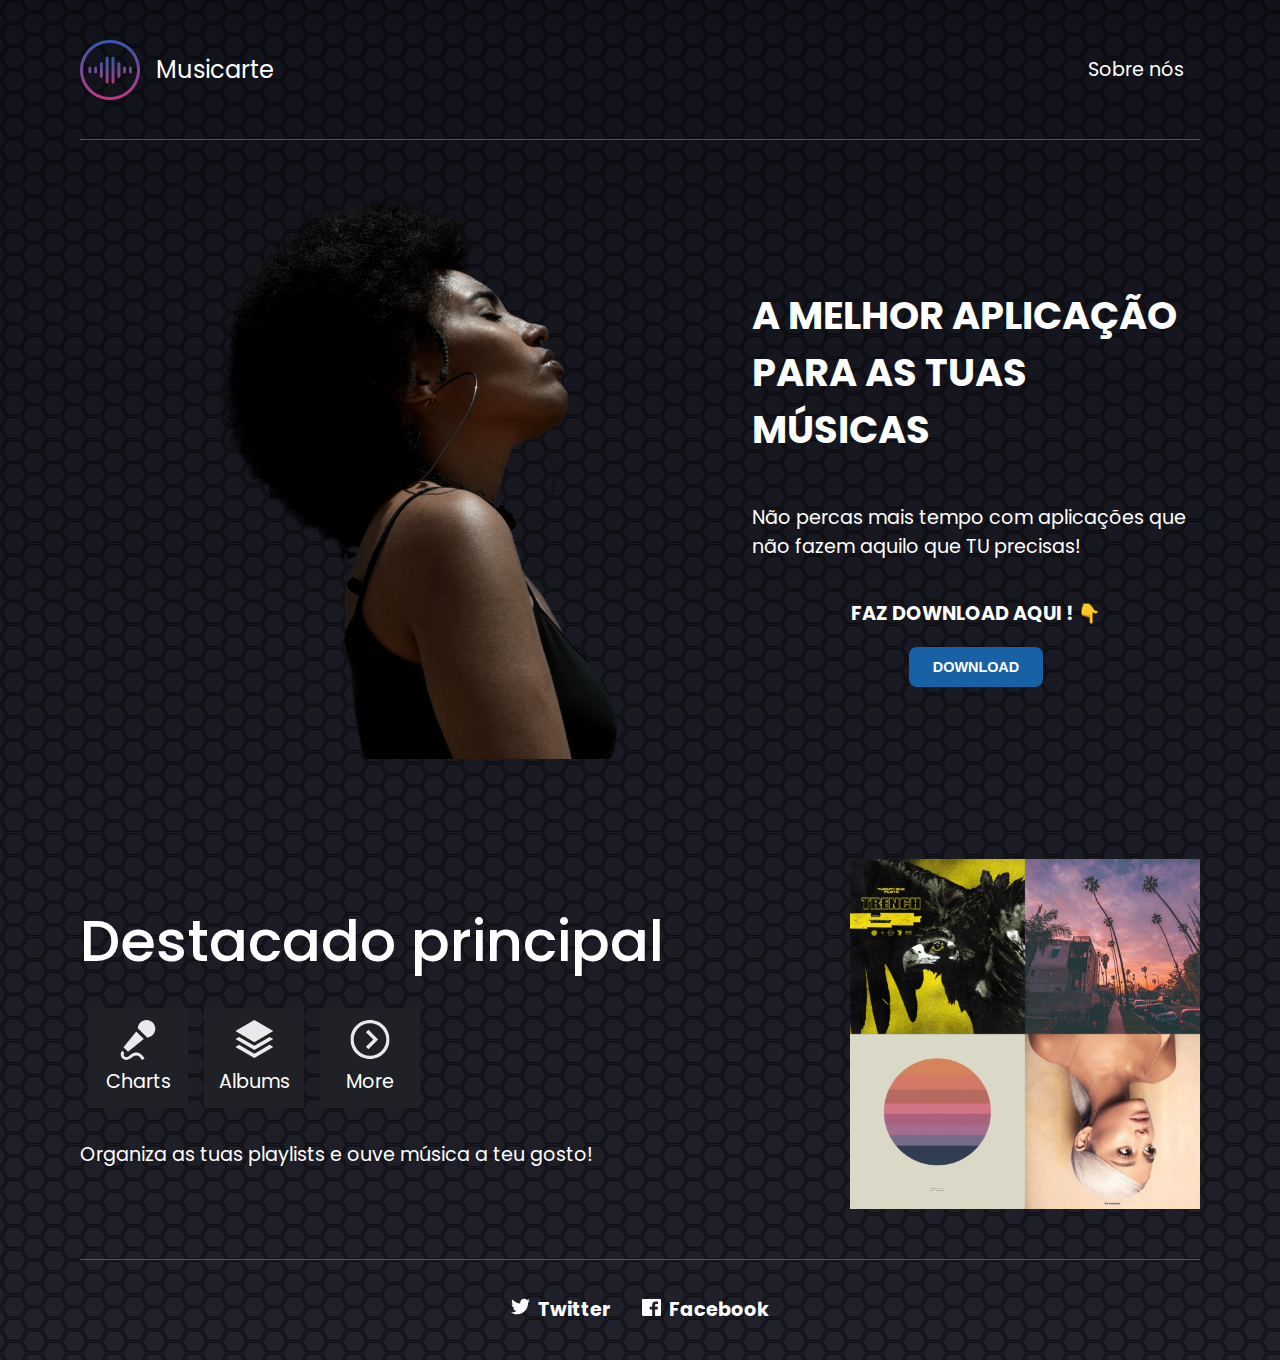
<file: index.html>
<!DOCTYPE html>
<html lang="en">
<head>
  <meta charset="UTF-8">
  <link href="./css/styles.css" rel="stylesheet">
  <title>Musicarte</title>
</head>
<body class="container full-height-grow">
  <header>
    <a href="index.html" class="brand-logo">
      <img src="images/logo.png">
      <div class="brand-logo-name">Musicarte</div>
    </a>
    <nav>
      <ul>
        <li><a href="./sobre.html">Sobre nós</a></li>
      </ul>
    </nav>
  </header>
  <section class="main-section">
    <div class="left-wrapper">
      <img src="./images/landing-page-girl.png">
    </div>
    <div class="right-wrapper">
      <div>
        <h1>
          A MELHOR APLICAÇÃO PARA AS TUAS MÚSICAS
        </h1>
        <p>Não percas mais tempo com aplicações que não fazem aquilo que TU precisas!</p>
        <p><strong>FAZ DOWNLOAD AQUI ! 👇</strong></p>
        <a target="_blank" href="https://youtu.be/hWQRF2bCWFg"><button class="btn"> <strong>DOWNLOAD</strong></button></a>
      </div>
    </div>
  </section>
  <section class="discover-main-section">
    <div>
      <h1 class="title">Destacado principal</h1>
      <div class="icon-section">
        <div class="icon">
          <img src="images/microphone.svg">
          Charts
        </div>
        <div class="icon">
          <img src="images/albums.svg">
          Albums
        </div>
        <div class="icon">
          <img src="images/more.svg">
          More
        </div>
      </div>
      Organiza as tuas playlists e ouve música a teu gosto!
    </div>
    <img class="covers-image" src="images/covers.jpg">
  </section>
  <footer>
    <div class="container">
      <nav class="footer-nav">
        <ul>
          <li>
            <a href="https://twitter.com/thedrawingdev" class="social-link">
              <img src="images/twitter.svg">
              Twitter
            </a>
          </li>
          <li>
            <a href="https://www.facebook.com/AsRaparigasDoCodigo" class="social-link">
              <img src="images/facebook.svg">
              Facebook
            </a>
          </li>
        </ul>
      </nav>
    </div>
  </footer>
</body>
</html>
</file>
<file: css/styles.css>
@import url('https://fonts.googleapis.com/css?family=Poppins:400,500,700');

/***** GENERAL *****/

*, *::before, *::after {
  box-sizing: border-box;
}

body {
  padding: 0;
  margin: 0;
  background-color: #2F303A;
  font-family: Poppins, sans-serif;
  font-size: 1.2rem;
  color: white;
  min-height: 100vh;
  background-image: linear-gradient(rgba(47, 48, 58, 1), rgba(47, 48, 58, 0.5)), url("../images/background1.png");
  background-blend-mode: overlay; 
}


footer {
  padding: 50px 0;
}

.full-height-grow {
  display: flex;
  flex-direction: column;
}

.brand-logo {
  display: flex;
  align-items: center;
  font-size: 1.25em;
  color: inherit;
  text-decoration: none;
}

.brand-logo-name {
  margin-left: 1rem;
}


.icon-section {
  display: flex;
}

.icon {
  display: flex;
  flex-direction: column;
  justify-content: space-between;
  align-items: center;
  margin: .5rem;
  padding: .75rem;
  width: 100px;
  height: 100px;
  background-color: #202027;
  margin-bottom: 2rem;
}

.icon img {
  width: 40px;
}


/** SECTIONS **/

header, footer {
  display: flex;
  justify-content: space-between;
  align-items: center;
}

header {
  height: 140px;
  border-bottom: 1px solid #535566;
}

footer {
  height: 70px;
  font-weight: bold;
  border-top: 1px solid #535566;
}

nav ul, .footer-nav ul {
  display: flex;
  margin: 0;
  padding: 0;
  list-style: none;
}

nav a, .footer-nav a {
  color: inherit;
  text-decoration: none;
  padding: 1rem;
}

nav a:hover, .footer-nav a:hover  {
  color: #adadad;
}
.footer-nav {
  margin: 0 auto;
}

.social-link img {
  width: 1em;
  margin-right: .25rem;
}

footer .container {
  display: flex;
  justify-content: space-between;
}

.container {
  max-width: 1200px;
  margin: 0 auto;
  padding: 0 40px;
  flex-grow: 1;
}

/** TYPOGRAPHY **/

.title {
  font-weight: 500;
  font-size: 3em;
  margin-bottom: 1rem;
  margin-top: 0;
}

.subtitle {
  font-weight: 500;
  font-size: 1.2em;
  margin-bottom: 2rem;
}

/** BUTTONS **/

.btn {
  color: white;
  background-color: #1762A7;
  padding: .75rem 1.5rem;
  border-radius: .5rem;
  text-decoration: none;
  font-size: .9rem;
  outline: none;
  border: none;
  cursor: pointer;
}

.btn:hover {
  background-color: #2180d8;
}

.btn:focus {
  background-color: #2796ff;
}

/***** PAGES *****/

/** HOME **/

.main-section {
  display: flex;
  align-items: stretch;
  justify-content: space-between;
  flex-grow: 1;
  padding: 50px 0;
}

.main-section .img-wrapper {
  flex-grow: 1;
  flex-direction: column;
  display: flex;
  align-items: stretch;
  justify-content: flex-end;
}

.wrapper .center-image {
  width: 60%;
  margin: 0 auto;
  padding: 65px;
}

.wrapper img {
  width: 100%;
  border-radius: 8%;
}


.left-wrapper {
  width: 60%;
}

.left-wrapper img {
    width: inherit;
    height: auto;
    display: flex;
    margin: 0 auto;
}

.right-wrapper {
  width: 40%;
}

.right-wrapper > div {
    display: flex;
    height: 100%;
    flex-direction: column;
    justify-content: center;
    align-items: center;
}


.discover-main-section {
  margin: 50px 0;
  display: flex;
  align-items: center;
  justify-content: space-between;
  flex-grow: 1;
}

.discover-main-section .covers-image {
  width: 30vw;
  margin-left: 2rem;
  height: auto;
  max-width: 350px;
}
</file>
